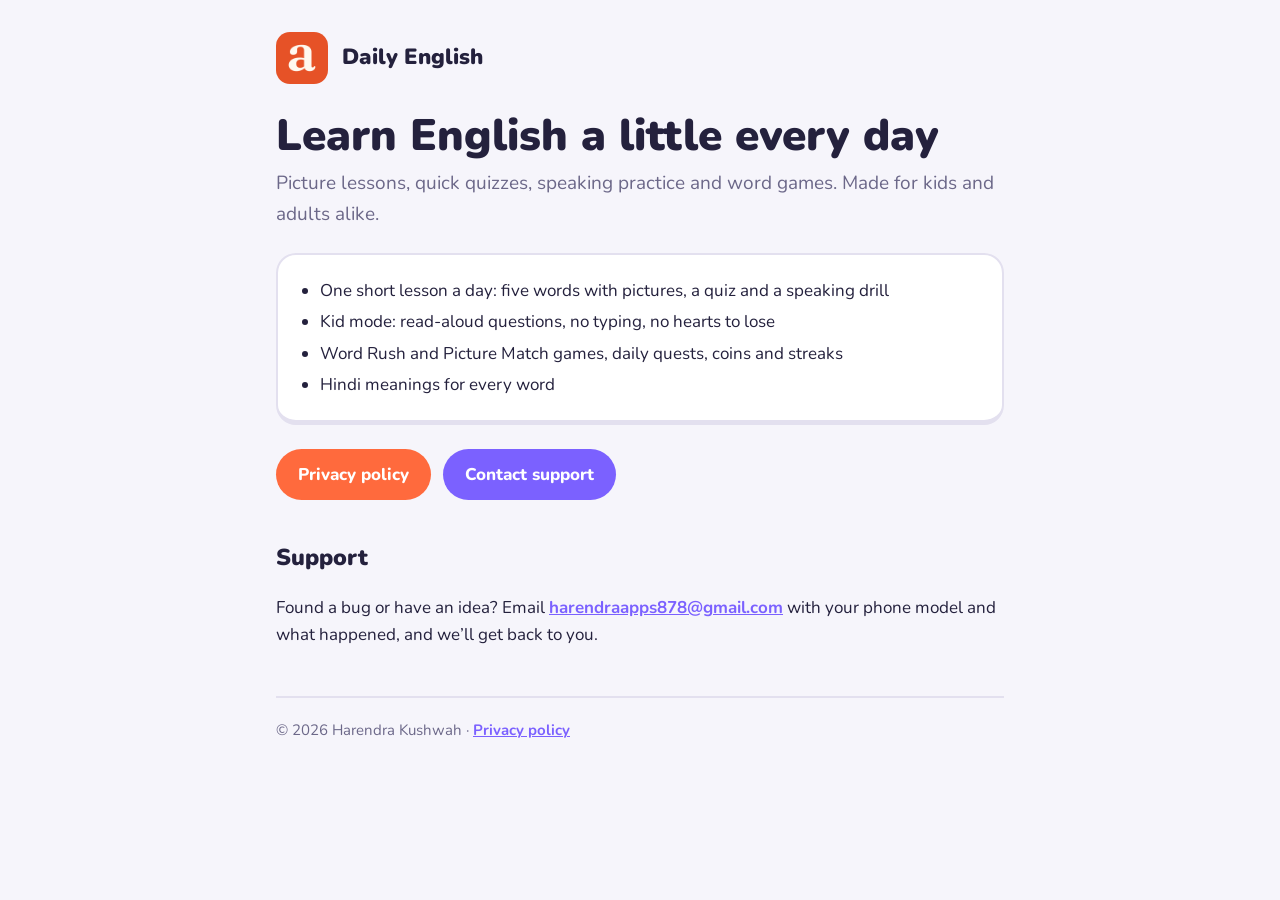
<file: index.html>
<!doctype html>
<html lang="en">
  <head>
    <meta charset="utf-8" />
    <meta name="viewport" content="width=device-width, initial-scale=1" />
    <title>Daily English</title>
    <meta name="description" content="Learn English with pictures, games and speaking practice. For kids and adults." />
    <link rel="icon" href="favicon.png" />
    <link rel="preconnect" href="https://fonts.googleapis.com" />
    <link rel="preconnect" href="https://fonts.gstatic.com" crossorigin />
    <link href="https://fonts.googleapis.com/css2?family=Nunito:wght@400;700;800;900&display=swap" rel="stylesheet" />
    <link rel="stylesheet" href="style.css" />
  </head>
  <body>
    <main>
      <a class="brand" href="./">
        <img src="icon.png" alt="" />
        <span>Daily English</span>
      </a>

      <h1>Learn English a little every day</h1>
      <p class="lead">
        Picture lessons, quick quizzes, speaking practice and word games. Made for kids and adults alike.
      </p>

      <div class="card">
        <ul>
          <li>One short lesson a day: five words with pictures, a quiz and a speaking drill</li>
          <li>Kid mode: read-aloud questions, no typing, no hearts to lose</li>
          <li>Word Rush and Picture Match games, daily quests, coins and streaks</li>
          <li>Hindi meanings for every word</li>
        </ul>
      </div>

      <div class="buttons">
        <a class="button" href="privacy.html">Privacy policy</a>
        <a class="button secondary" href="mailto:harendraapps878@gmail.com">Contact support</a>
      </div>

      <h2>Support</h2>
      <p>
        Found a bug or have an idea? Email <a href="mailto:harendraapps878@gmail.com">harendraapps878@gmail.com</a> with your phone model and what
        happened, and we’ll get back to you.
      </p>

      <footer>© 2026 Harendra Kushwah · <a href="privacy.html">Privacy policy</a></footer>
    </main>
  </body>
</html>
</file>
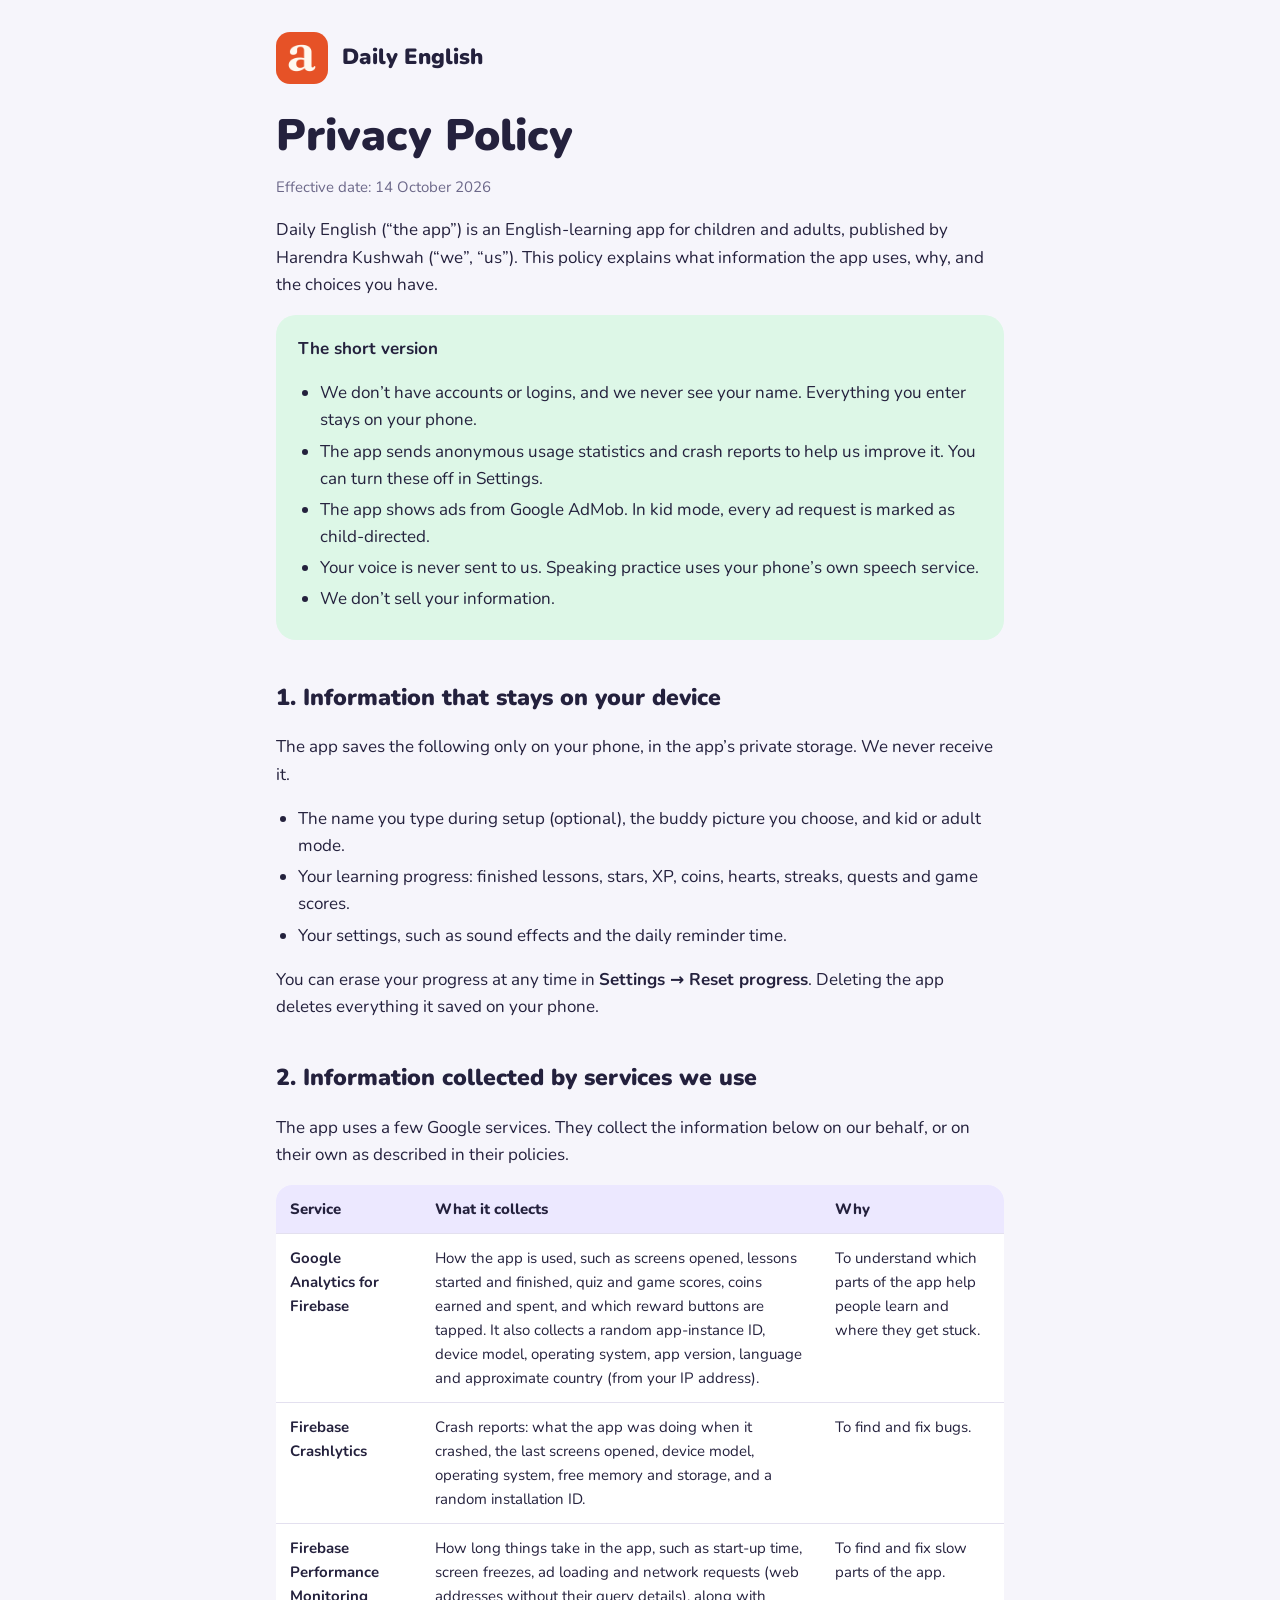
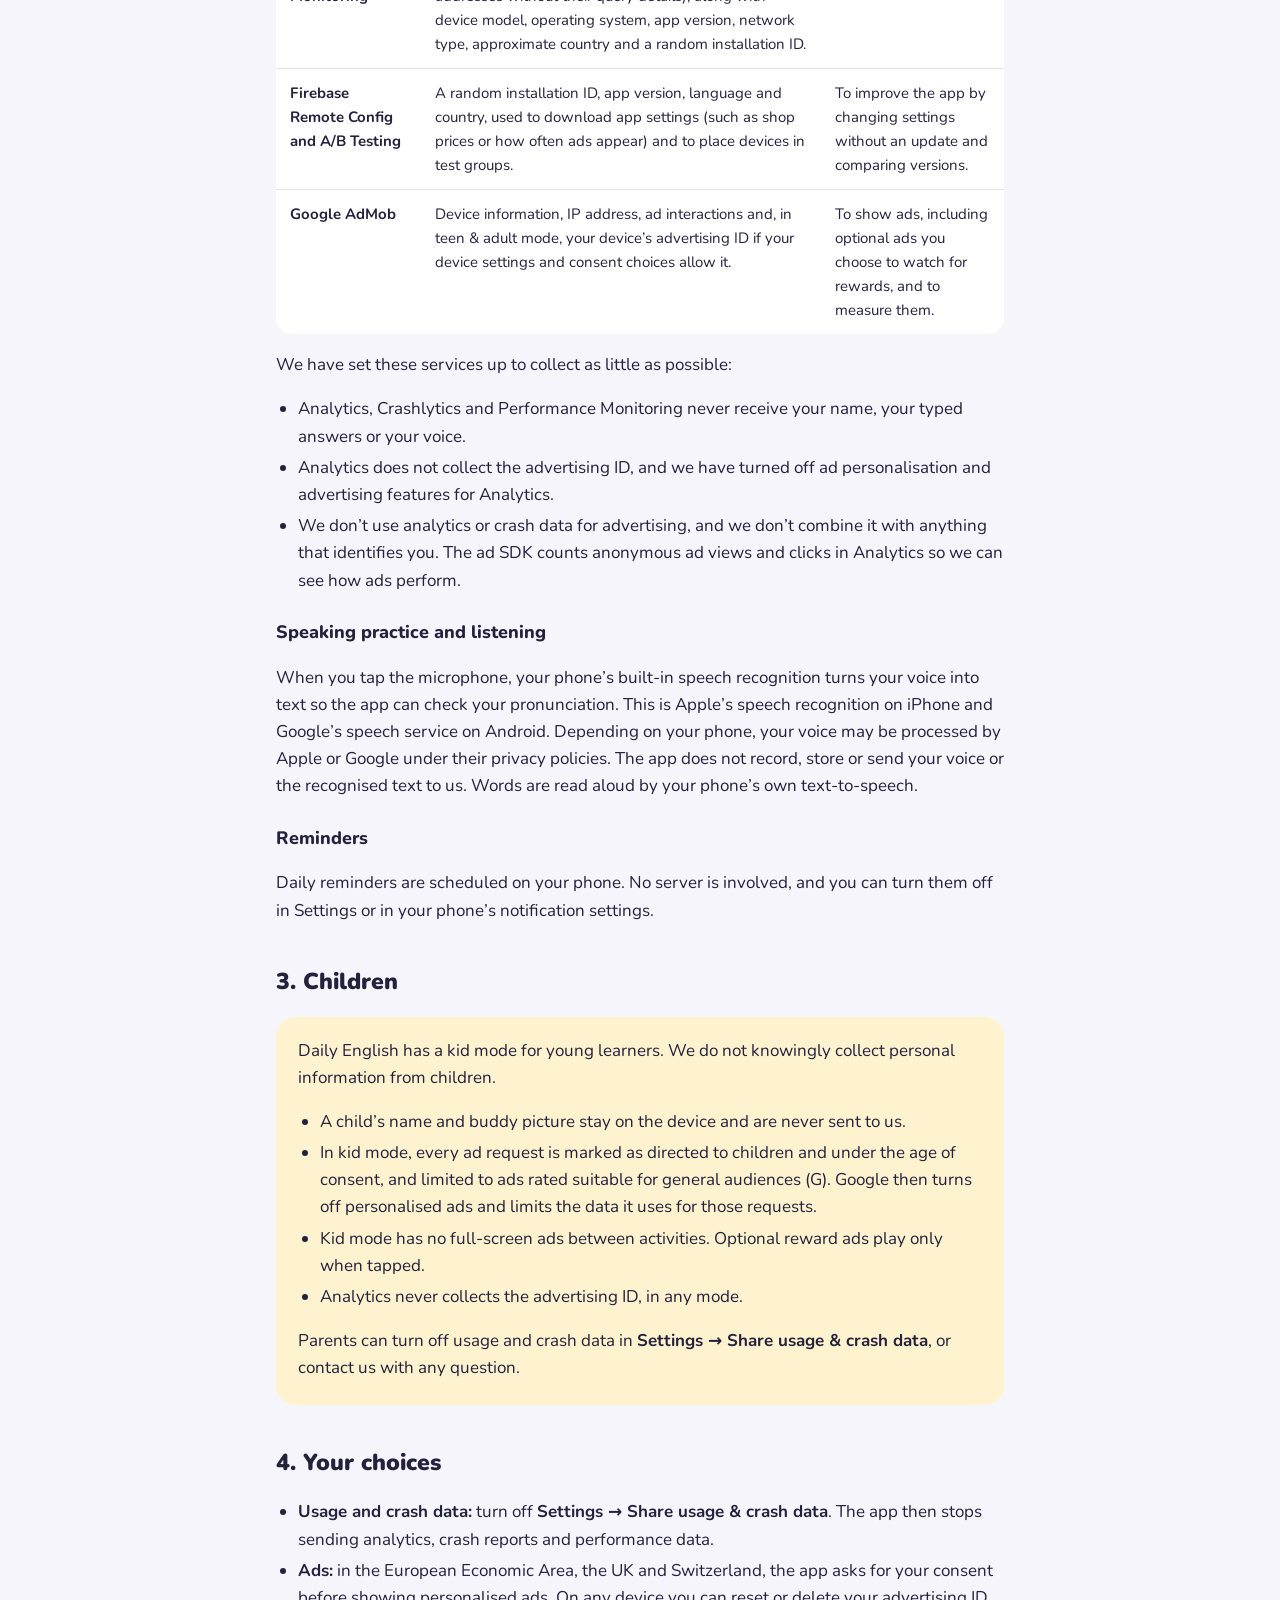
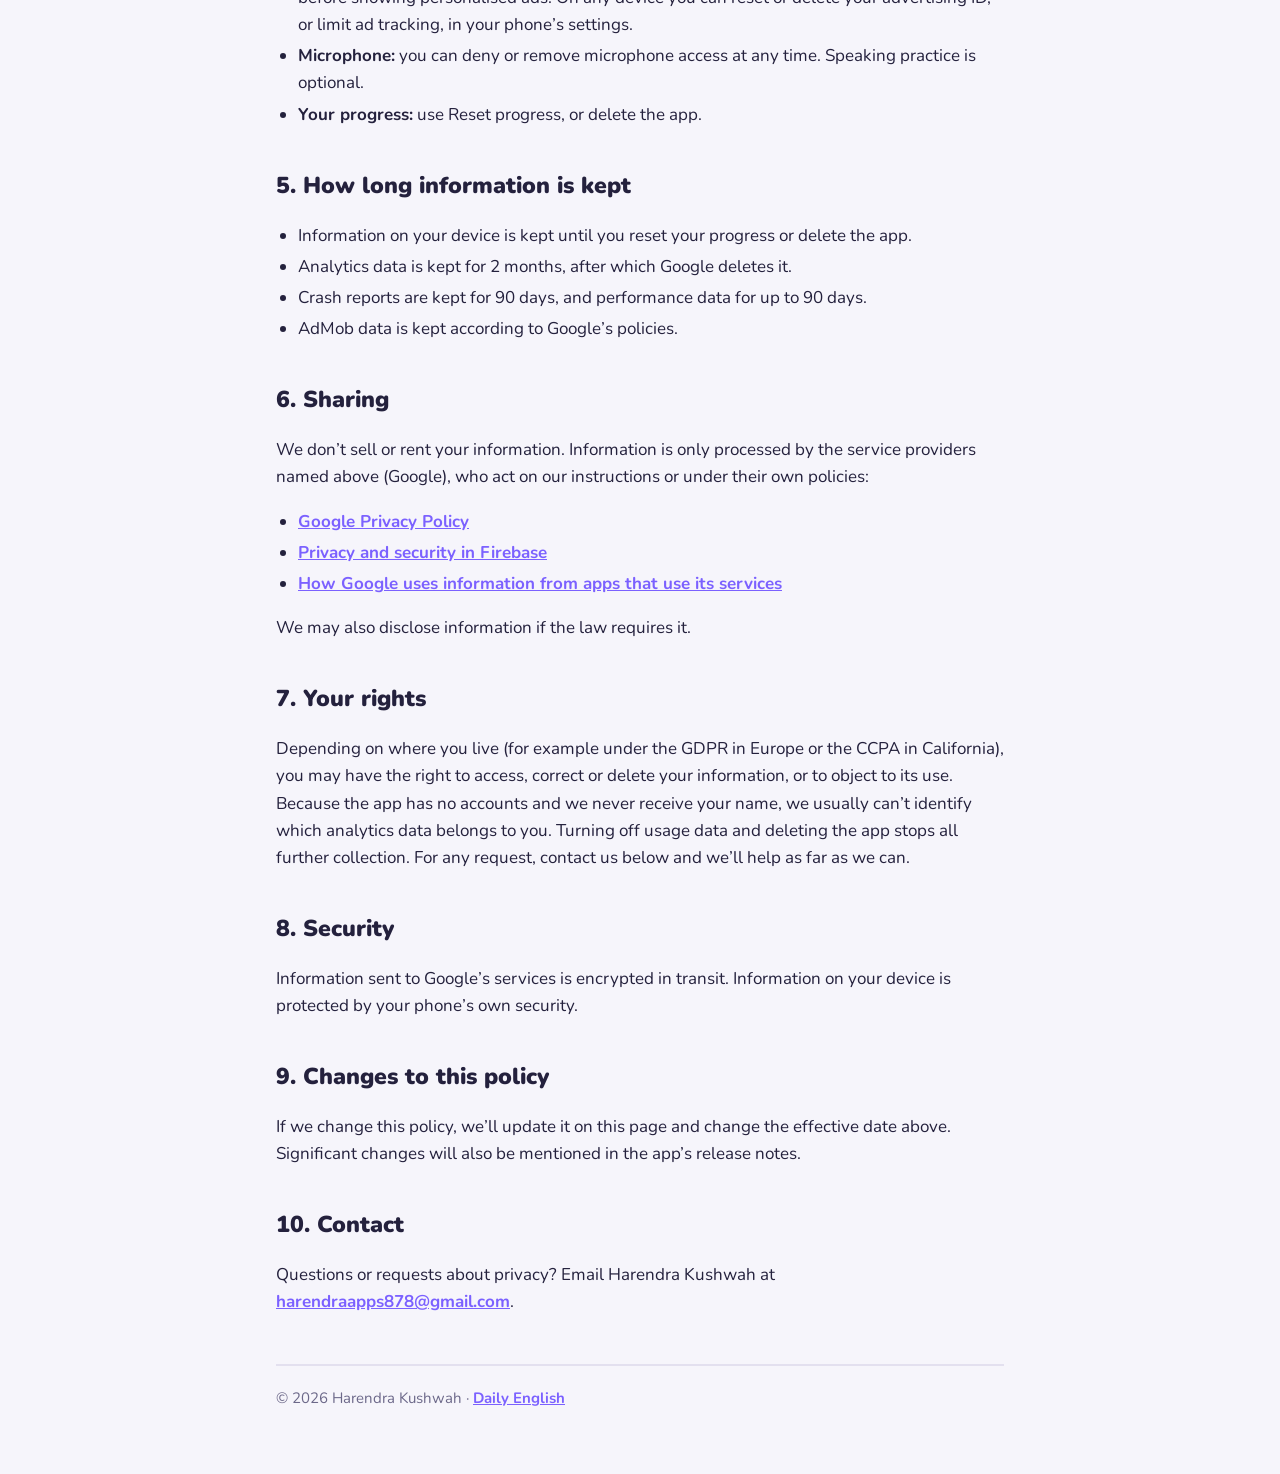
<file: privacy.html>
<!doctype html>
<html lang="en">
  <head>
    <meta charset="utf-8" />
    <meta name="viewport" content="width=device-width, initial-scale=1" />
    <title>Daily English Privacy Policy</title>
    <meta name="description" content="How the Daily English app handles your information." />
    <link rel="icon" href="favicon.png" />
    <link rel="preconnect" href="https://fonts.googleapis.com" />
    <link rel="preconnect" href="https://fonts.gstatic.com" crossorigin />
    <link href="https://fonts.googleapis.com/css2?family=Nunito:wght@400;700;800;900&display=swap" rel="stylesheet" />
    <link rel="stylesheet" href="style.css" />
  </head>
  <body>
    <main>
      <a class="brand" href="./">
        <img src="icon.png" alt="" />
        <span>Daily English</span>
      </a>

      <h1>Privacy Policy</h1>
      <p class="meta">Effective date: 14 October 2026</p>

      <p>
        Daily English (“the app”) is an English-learning app for children and adults, published by
        Harendra Kushwah (“we”, “us”). This policy explains what information the app uses, why, and the choices
        you have.
      </p>

      <div class="card summary">
        <p><strong>The short version</strong></p>
        <ul>
          <li>We don’t have accounts or logins, and we never see your name. Everything you enter stays on your phone.</li>
          <li>The app sends anonymous usage statistics and crash reports to help us improve it. You can turn these off in Settings.</li>
          <li>The app shows ads from Google AdMob. In kid mode, every ad request is marked as child-directed.</li>
          <li>Your voice is never sent to us. Speaking practice uses your phone’s own speech service.</li>
          <li>We don’t sell your information.</li>
        </ul>
      </div>

      <h2>1. Information that stays on your device</h2>
      <p>
        The app saves the following only on your phone, in the app’s private storage. We never receive it.
      </p>
      <ul>
        <li>The name you type during setup (optional), the buddy picture you choose, and kid or adult mode.</li>
        <li>Your learning progress: finished lessons, stars, XP, coins, hearts, streaks, quests and game scores.</li>
        <li>Your settings, such as sound effects and the daily reminder time.</li>
      </ul>
      <p>
        You can erase your progress at any time in <strong>Settings → Reset progress</strong>. Deleting the app deletes
        everything it saved on your phone.
      </p>

      <h2>2. Information collected by services we use</h2>
      <p>
        The app uses a few Google services. They collect the information below on our behalf, or on their own as
        described in their policies.
      </p>

      <div class="table-wrap">
        <table>
          <thead>
            <tr>
              <th>Service</th>
              <th>What it collects</th>
              <th>Why</th>
            </tr>
          </thead>
          <tbody>
            <tr>
              <td><strong>Google Analytics for Firebase</strong></td>
              <td>
                How the app is used, such as screens opened, lessons started and finished, quiz and game scores,
                coins earned and spent, and which reward buttons are tapped. It also collects a random app-instance ID,
                device model, operating system, app version, language and approximate country (from your IP address).
              </td>
              <td>To understand which parts of the app help people learn and where they get stuck.</td>
            </tr>
            <tr>
              <td><strong>Firebase Crashlytics</strong></td>
              <td>
                Crash reports: what the app was doing when it crashed, the last screens opened, device model, operating
                system, free memory and storage, and a random installation ID.
              </td>
              <td>To find and fix bugs.</td>
            </tr>
            <tr>
              <td><strong>Firebase Performance Monitoring</strong></td>
              <td>
                How long things take in the app, such as start-up time, screen freezes, ad loading and network
                requests (web addresses without their query details), along with device model, operating system,
                app version, network type, approximate country and a random installation ID.
              </td>
              <td>To find and fix slow parts of the app.</td>
            </tr>
            <tr>
              <td><strong>Firebase Remote Config and A/B Testing</strong></td>
              <td>
                A random installation ID, app version, language and country, used to download app settings (such as
                shop prices or how often ads appear) and to place devices in test groups.
              </td>
              <td>To improve the app by changing settings without an update and comparing versions.</td>
            </tr>
            <tr>
              <td><strong>Google AdMob</strong></td>
              <td>
                Device information, IP address, ad interactions and, in teen &amp; adult mode, your device’s advertising
                ID if your device settings and consent choices allow it.
              </td>
              <td>To show ads, including optional ads you choose to watch for rewards, and to measure them.</td>
            </tr>
          </tbody>
        </table>
      </div>

      <p>We have set these services up to collect as little as possible:</p>
      <ul>
        <li>Analytics, Crashlytics and Performance Monitoring never receive your name, your typed answers or your voice.</li>
        <li>Analytics does not collect the advertising ID, and we have turned off ad personalisation and advertising features for Analytics.</li>
        <li>
          We don’t use analytics or crash data for advertising, and we don’t combine it with anything that identifies
          you. The ad SDK counts anonymous ad views and clicks in Analytics so we can see how ads perform.
        </li>
      </ul>

      <h3>Speaking practice and listening</h3>
      <p>
        When you tap the microphone, your phone’s built-in speech recognition turns your voice into text so the app can
        check your pronunciation. This is Apple’s speech recognition on iPhone and Google’s speech service on Android.
        Depending on your phone, your voice may be processed by Apple or Google under their privacy policies. The app
        does not record, store or send your voice or the recognised text to us. Words are read aloud by your phone’s
        own text-to-speech.
      </p>

      <h3>Reminders</h3>
      <p>
        Daily reminders are scheduled on your phone. No server is involved, and you can turn them off in Settings or
        in your phone’s notification settings.
      </p>

      <h2>3. Children</h2>
      <div class="card kids">
        <p>
          Daily English has a kid mode for young learners. We do not knowingly collect personal information from
          children.
        </p>
        <ul>
          <li>A child’s name and buddy picture stay on the device and are never sent to us.</li>
          <li>
            In kid mode, every ad request is marked as directed to children and under the age of consent, and limited
            to ads rated suitable for general audiences (G). Google then turns off personalised ads and limits the data
            it uses for those requests.
          </li>
          <li>Kid mode has no full-screen ads between activities. Optional reward ads play only when tapped.</li>
          <li>Analytics never collects the advertising ID, in any mode.</li>
        </ul>
        <p>
          Parents can turn off usage and crash data in <strong>Settings → Share usage &amp; crash data</strong>, or contact
          us with any question.
        </p>
      </div>

      <h2>4. Your choices</h2>
      <ul>
        <li>
          <strong>Usage and crash data:</strong> turn off <strong>Settings → Share usage &amp; crash data</strong>. The app
          then stops sending analytics, crash reports and performance data.
        </li>
        <li>
          <strong>Ads:</strong> in the European Economic Area, the UK and Switzerland, the app asks for your consent
          before showing personalised ads. On any device you can reset or delete your advertising ID, or limit ad
          tracking, in your phone’s settings.
        </li>
        <li><strong>Microphone:</strong> you can deny or remove microphone access at any time. Speaking practice is optional.</li>
        <li><strong>Your progress:</strong> use Reset progress, or delete the app.</li>
      </ul>

      <h2>5. How long information is kept</h2>
      <ul>
        <li>Information on your device is kept until you reset your progress or delete the app.</li>
        <li>Analytics data is kept for 2 months, after which Google deletes it.</li>
        <li>Crash reports are kept for 90 days, and performance data for up to 90 days.</li>
        <li>AdMob data is kept according to Google’s policies.</li>
      </ul>

      <h2>6. Sharing</h2>
      <p>
        We don’t sell or rent your information. Information is only processed by the service providers named above
        (Google), who act on our instructions or under their own policies:
      </p>
      <ul>
        <li><a href="https://policies.google.com/privacy">Google Privacy Policy</a></li>
        <li><a href="https://firebase.google.com/support/privacy">Privacy and security in Firebase</a></li>
        <li><a href="https://policies.google.com/technologies/partner-sites">How Google uses information from apps that use its services</a></li>
      </ul>
      <p>We may also disclose information if the law requires it.</p>

      <h2>7. Your rights</h2>
      <p>
        Depending on where you live (for example under the GDPR in Europe or the CCPA in California), you may have the
        right to access, correct or delete your information, or to object to its use. Because the app has no accounts
        and we never receive your name, we usually can’t identify which analytics data belongs to you. Turning off usage
        data and deleting the app stops all further collection. For any request, contact us below and we’ll help as
        far as we can.
      </p>

      <h2>8. Security</h2>
      <p>
        Information sent to Google’s services is encrypted in transit. Information on your device is protected by your
        phone’s own security.
      </p>

      <h2>9. Changes to this policy</h2>
      <p>
        If we change this policy, we’ll update it on this page and change the effective date above. Significant changes
        will also be mentioned in the app’s release notes.
      </p>

      <h2>10. Contact</h2>
      <p>
        Questions or requests about privacy? Email Harendra Kushwah at
        <a href="mailto:harendraapps878@gmail.com">harendraapps878@gmail.com</a>.
      </p>

      <footer>© 2026 Harendra Kushwah · <a href="./">Daily English</a></footer>
    </main>
  </body>
</html>
</file>
<file: style.css>
:root {
  --paper: #f6f5fb;
  --surface: #ffffff;
  --ink: #24213d;
  --muted: #6c6889;
  --line: #e3e0ef;
  --accent: #ff6a3d;
  --purple: #7b61ff;
  --purple-soft: #ece8ff;
  --gold-soft: #fff3cf;
  --green-soft: #ddf7e7;
}

@media (prefers-color-scheme: dark) {
  :root {
    --paper: #14122a;
    --surface: #201d3a;
    --ink: #f4f3ff;
    --muted: #aba7cc;
    --line: #332f55;
    --accent: #ff7a50;
    --purple: #8d77ff;
    --purple-soft: #2b2552;
    --gold-soft: #3a3016;
    --green-soft: #163a28;
  }
}

* {
  box-sizing: border-box;
}

html {
  -webkit-text-size-adjust: 100%;
}

body {
  margin: 0;
  background: var(--paper);
  color: var(--ink);
  font-family: 'Nunito', system-ui, -apple-system, 'Segoe UI', Roboto, sans-serif;
  font-size: 17px;
  line-height: 1.6;
}

main {
  max-width: 760px;
  margin: 0 auto;
  padding: 32px 16px 64px;
}

a {
  color: var(--purple);
  font-weight: 700;
}

.brand {
  display: flex;
  align-items: center;
  gap: 14px;
  text-decoration: none;
  color: inherit;
  margin-bottom: 28px;
}

.brand img {
  width: 52px;
  height: 52px;
  border-radius: 14px;
}

.brand span {
  font-size: 22px;
  font-weight: 900;
}

h1 {
  font-size: clamp(32px, 7vw, 44px);
  line-height: 1.1;
  font-weight: 900;
  margin: 0 0 8px;
}

h2 {
  font-size: 23px;
  font-weight: 900;
  margin: 40px 0 8px;
}

h3 {
  font-size: 18px;
  font-weight: 800;
  margin: 24px 0 4px;
}

.lead {
  color: var(--muted);
  font-size: 19px;
  margin: 0 0 24px;
}

.meta {
  color: var(--muted);
  font-size: 15px;
}

.card {
  background: var(--surface);
  border: 2px solid var(--line);
  border-bottom-width: 5px;
  border-radius: 20px;
  padding: 18px 20px;
  margin: 16px 0;
}

.card.summary {
  background: var(--green-soft);
  border-color: transparent;
}

.card.kids {
  background: var(--gold-soft);
  border-color: transparent;
}

.card p:first-child,
.card ul:first-child {
  margin-top: 0;
}

.card p:last-child,
.card ul:last-child {
  margin-bottom: 0;
}

ul {
  padding-left: 22px;
}

li {
  margin: 4px 0;
}

.table-wrap {
  overflow-x: auto;
  margin: 16px 0;
}

table {
  width: 100%;
  border-collapse: collapse;
  background: var(--surface);
  border-radius: 16px;
  overflow: hidden;
  font-size: 15px;
}

th,
td {
  text-align: left;
  vertical-align: top;
  padding: 12px 14px;
  border-bottom: 1px solid var(--line);
}

th {
  background: var(--purple-soft);
  font-weight: 800;
}

tr:last-child td {
  border-bottom: none;
}

.buttons {
  display: flex;
  flex-wrap: wrap;
  gap: 12px;
  margin: 24px 0;
}

.button {
  display: inline-block;
  padding: 12px 22px;
  border-radius: 999px;
  background: var(--accent);
  color: #fff;
  text-decoration: none;
  font-weight: 800;
}

.button.secondary {
  background: var(--purple);
}

footer {
  margin-top: 48px;
  padding-top: 20px;
  border-top: 2px solid var(--line);
  color: var(--muted);
  font-size: 15px;
}
</file>
